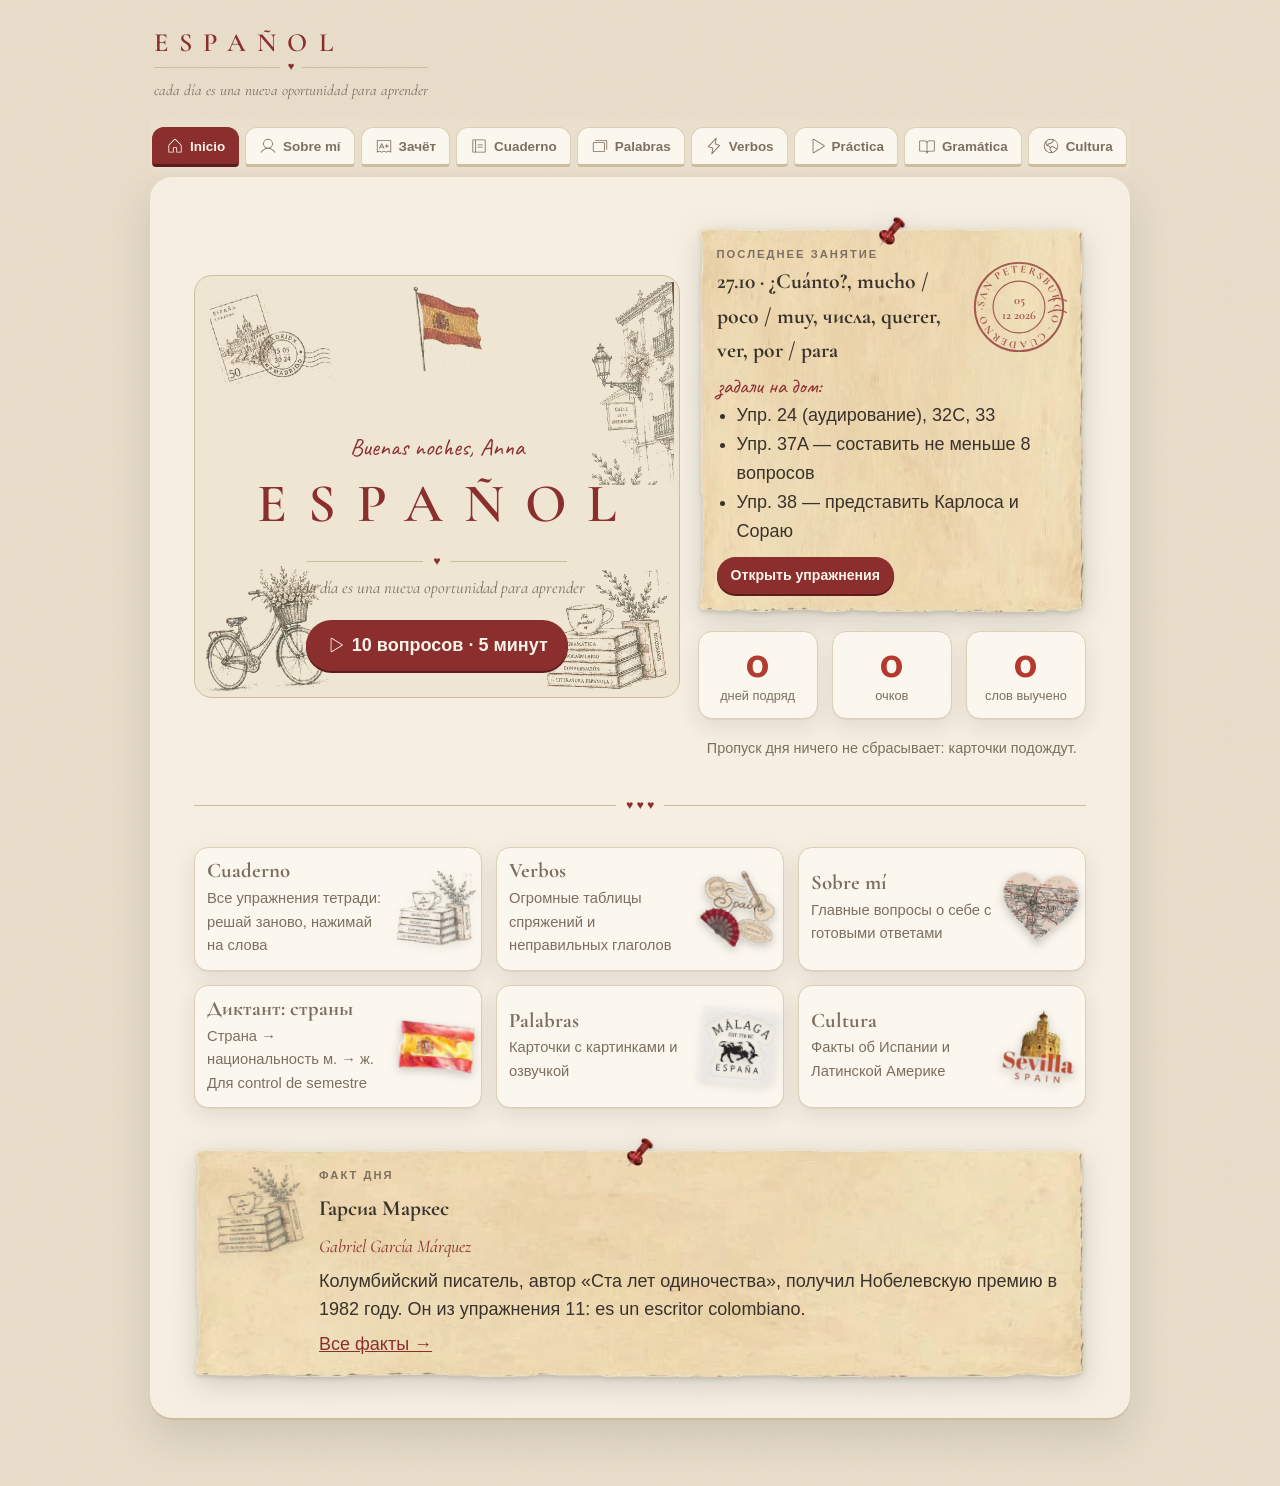
<file: index.html>
<!doctype html>
<html lang="ru">
<head>
<meta charset="utf-8">
<meta name="viewport" content="width=device-width,initial-scale=1,viewport-fit=cover">
<title>Mi español</title>
<meta name="description" content="Тренажёр испанского: карточки, тетрадь, глаголы, грамматика и культура">
<meta name="theme-color" content="#8B2E2E">
<link rel="manifest" href="manifest.webmanifest">
<link rel="icon" href="icons/icon-192.png" type="image/png">
<link rel="apple-touch-icon" href="icons/apple-touch-icon.png">
<meta name="apple-mobile-web-app-capable" content="yes">
<meta name="mobile-web-app-capable" content="yes">
<meta name="apple-mobile-web-app-status-bar-style" content="default">
<meta name="apple-mobile-web-app-title" content="Mi español">
<link rel="preconnect" href="https://fonts.googleapis.com">
<link rel="preconnect" href="https://fonts.gstatic.com" crossorigin>
<link rel="stylesheet" href="https://fonts.googleapis.com/css2?family=Caveat:wght@500;700&family=Cormorant+Garamond:ital,wght@0,500;0,600;0,700;1,500;1,600&family=Gentium+Plus&display=swap">
<link rel="stylesheet" href="styles.css">
</head>
<body>
<header class="mast">
  <a class="logo" href="#inicio"><b>ESPAÑOL</b><span class="heartline">♥</span><i>cada día es una nueva oportunidad para aprender</i></a>
  <div class="modes" role="group" aria-label="Режим"><button data-mode="curso">Мой курс</button><button data-mode="a1">A1</button></div>
</header>
<nav class="idx" aria-label="Разделы"><div class="in" id="tabs"></div></nav>
<main class="wrap"><div class="sheet" id="view"><div class="bootscr" role="status"><b>ESPAÑOL</b><span class="heartline">♥</span><i>cargando…</i></div></div></main>
<div id="pop" hidden></div>
<script src="supabase-config.js" defer></script>
<script src="sync.js" defer></script>
<script src="app.js" defer></script>
</body>
</html>
</file>
<file: styles.css>
@font-face{font-family:"Soyuz Grotesk";src:url("fonts/SoyuzGrotesk-Bold.ttf") format("truetype");font-weight:700;font-display:swap}
:root{
  color-scheme:light;
  --bg:#E9DFCC;--paper:#F5EEE1;--card:#FBF7EE;--ink:#3A322B;--muted:#7C6F60;--line:#DCCFB8;--line2:#CDBD9F;
  --wine:#8B2E2E;--red:#B23A2E;--gold:#A9843A;--blue:#2D4E8C;--olive:#5E7A4A;--rose:#E7C7BF;
  --wine-soft:#F1DDD5;--blue-soft:#DDE4F0;--olive-soft:#E3E9D6;--gold-soft:#EFE3C8;
  --ok:#4F7A45;--ok-soft:#E1EBD6;--bad:#A8352B;--bad-soft:#F4DCD5;
  --shadow:0 1px 1px rgba(58,50,43,.06),0 8px 22px rgba(58,50,43,.10);
  --poster:"Soyuz Grotesk","Arial Black",Impact,sans-serif;
  --serif:"Cormorant Garamond",Georgia,"Times New Roman",serif;
  --hand:"Caveat","Segoe Print",cursive;
  --sans:Arial,"Helvetica Neue",Helvetica,sans-serif;
  --ipa:"Gentium Plus","Charis SIL",Georgia,serif;
}
*{box-sizing:border-box}
[hidden]{display:none!important}
body{background:var(--bg);color:var(--ink);font:400 18px/1.6 var(--sans);-webkit-text-size-adjust:100%;
  background-image:url("data:image/svg+xml,%3Csvg xmlns='http://www.w3.org/2000/svg' width='220' height='220'%3E%3Cfilter id='n'%3E%3CfeTurbulence type='fractalNoise' baseFrequency='.85' numOctaves='3' stitchTiles='stitch'/%3E%3CfeColorMatrix values='0 0 0 0 .35 0 0 0 0 .28 0 0 0 0 .2 0 0 0 .07 0'/%3E%3C/filter%3E%3Crect width='100%25' height='100%25' filter='url(%23n)'/%3E%3C/svg%3E");
  padding-left:max(12px,env(safe-area-inset-left,0px));padding-right:max(12px,env(safe-area-inset-right,0px));padding-block:0 60px}
body::before{content:"";position:fixed;inset:0 0 auto;height:env(safe-area-inset-top,0px);z-index:30;background:var(--paper)}
h1,h2,h3{margin:0;text-wrap:balance;font-weight:600}
p{margin:0}
button,input,select,textarea{font:inherit;color:inherit}
button{cursor:pointer}
a{color:var(--wine)}
.wrap{max-width:980px;margin:0 auto}
/* ---------- masthead ---------- */
.mast{max-width:980px;margin:0 auto;padding:22px 4px 8px;display:flex;align-items:flex-end;justify-content:space-between;gap:12px;flex-wrap:wrap}
.logo{display:flex;flex-direction:column;gap:2px;text-decoration:none;color:inherit}
.logo b{font-family:var(--serif);font-weight:600;font-size:1.65rem;letter-spacing:.42em;color:var(--wine);line-height:1}
.logo i{font-family:var(--serif);font-style:italic;font-size:.95rem;color:var(--muted)}
.heartline{display:flex;align-items:center;gap:8px;color:var(--wine);font-size:.7rem}
.heartline::before,.heartline::after{content:"";height:1px;background:var(--line2);flex:1;min-width:20px}
.modes{display:flex;background:var(--card);border:1px solid var(--line2);border-radius:999px;padding:3px;box-shadow:var(--shadow)}
.modes button{border:0;background:transparent;border-radius:999px;padding:7px 14px;font-weight:700;font-size:.82rem;color:var(--muted)}
.modes button[aria-pressed="true"]{background:var(--wine);color:#FBF3EA}
/* index tabs */
nav.idx{position:sticky;top:env(safe-area-inset-top,0px);z-index:20;margin:8px auto 0;max-width:980px;background:linear-gradient(var(--bg) 80%,transparent)}
nav.idx .in{display:flex;gap:6px;overflow-x:auto;padding:8px 2px 10px;scrollbar-width:none}
nav.idx .in::-webkit-scrollbar{display:none}
.tab{flex:0 0 auto;display:flex;align-items:center;gap:6px;padding:8px 13px 7px;border-radius:12px 12px 4px 4px;background:var(--card);border:1px solid var(--line);border-bottom:3px solid var(--line2);text-decoration:none;color:var(--muted);font-weight:700;font-size:.84rem;white-space:nowrap}
.tab svg{width:18px;height:18px}
.tab[aria-current="page"]{background:var(--wine);color:#FBF3EA;border-color:var(--wine);border-bottom-color:#5E1D1D}
.tab:nth-child(3n+2)[aria-current="page"]{background:var(--blue);border-color:var(--blue);border-bottom-color:#1C3360}
.tab:nth-child(3n)[aria-current="page"]{background:var(--olive);border-color:var(--olive);border-bottom-color:#3E5430}
/* sheet */
.sheet{background:var(--paper);border-radius:22px;box-shadow:0 2px 0 var(--line2),0 18px 40px rgba(58,50,43,.14);padding:26px clamp(16px,4vw,44px) 40px;position:relative;min-height:70vh}
.stack{display:flex;flex-direction:column;gap:18px}
.row{display:flex;gap:10px;flex-wrap:wrap;align-items:center}
.between{justify-content:space-between}
.grid{display:grid;gap:14px;grid-template-columns:repeat(auto-fill,minmax(220px,1fr))}
.grid.sm{grid-template-columns:repeat(auto-fill,minmax(160px,1fr))}
.muted{color:var(--muted)}
.hand{font-family:var(--hand);font-size:1.35rem;line-height:1.1;color:var(--wine)}
.eyebrow{font-size:.7rem;font-weight:700;letter-spacing:.18em;text-transform:uppercase;color:var(--muted)}
.poster{font-family:var(--poster);text-transform:uppercase;color:var(--red);line-height:.86;letter-spacing:-.01em;font-size:clamp(3rem,13vw,7.6rem);margin:0;overflow-wrap:anywhere}
.poster.md{font-size:clamp(2.2rem,8vw,4.4rem)}
.spaced{font-family:var(--serif);text-transform:uppercase;letter-spacing:.32em;color:var(--wine);font-weight:600}
.serif{font-family:var(--serif)}
.title{font-family:var(--serif);font-size:clamp(1.6rem,4vw,2.2rem);line-height:1.1;color:var(--ink)}
.h3{font-family:var(--serif);font-size:1.35rem;font-weight:700}
.divider{display:flex;align-items:center;gap:10px;color:var(--wine);font-size:.75rem;margin:6px 0}
.divider::before,.divider::after{content:"";height:1px;background:var(--line2);flex:1}
.card{background:var(--card);border:1px solid var(--line);border-radius:14px;padding:18px;box-shadow:var(--shadow);position:relative;min-width:0}
/* заметки: рваная бумага и красная кнопка */
.card.tape,.th .note{background:transparent;border:1px solid transparent;border-image:url("img/note-paper.webp") 24 fill / 16px stretch;border-radius:0;box-shadow:none;filter:drop-shadow(0 2px 2px rgba(58,50,43,.18)) drop-shadow(0 8px 14px rgba(58,50,43,.18));position:relative}
.card.tape::before,.th .note::before{content:"";position:absolute;top:-12px;left:50%;width:28px;height:31px;transform:translateX(-50%);background:url("img/pin.webp") center/contain no-repeat;pointer-events:none}
.card.tape{margin-top:14px}
.th .note{margin-top:18px;padding:14px 18px}

.btn{background:var(--wine);color:#FBF3EA;border:0;border-radius:999px;padding:11px 20px;font-weight:700;min-height:44px;display:inline-flex;align-items:center;gap:8px;box-shadow:0 2px 0 #5E1D1D}
a.btn{text-decoration:none}.btn:hover{filter:brightness(1.08)}.btn:active{transform:translateY(1px);box-shadow:none}
.btn.ghost{background:transparent;color:var(--wine);border:1.5px solid var(--wine);box-shadow:none}
.btn.soft{background:var(--wine-soft);color:var(--wine);box-shadow:none}
.btn.blue{background:var(--blue);box-shadow:0 2px 0 #1C3360}
.btn.sm{padding:7px 14px;min-height:36px;font-size:.88rem}
.btn svg{width:18px;height:18px}
.chip{border:1px solid var(--line2);background:var(--card);border-radius:999px;padding:6px 13px;font-size:.86rem;font-weight:600;color:var(--muted)}
.chip[aria-pressed="true"]{background:var(--ink);border-color:var(--ink);color:var(--paper)}
.chips{display:flex;gap:8px;overflow-x:auto;padding-bottom:4px;scrollbar-width:thin}
.chips .chip{flex:0 0 auto}
.tag{display:inline-block;font-size:.66rem;font-weight:800;letter-spacing:.1em;text-transform:uppercase;padding:3px 8px;border-radius:4px;background:var(--wine-soft);color:var(--wine);vertical-align:middle;white-space:nowrap}
.tag.blue{background:var(--blue-soft);color:var(--blue)}.tag.olive{background:var(--olive-soft);color:var(--olive)}.tag.gold{background:var(--gold-soft);color:#6E5524}
.ic{display:inline-block;width:1.2em;height:1.2em;vertical-align:-.2em;fill:currentColor}
.bar{height:6px;border-radius:3px;background:var(--line);overflow:hidden}
.bar i{display:block;height:100%;background:var(--wine);border-radius:3px}
/* stickers */
.stk{position:absolute;pointer-events:none;filter:drop-shadow(0 3px 4px rgba(58,50,43,.25));z-index:1}
.stk.sketch{filter:none;mix-blend-mode:multiply;opacity:.9}
.stkin{display:block;max-width:100%;filter:drop-shadow(0 3px 4px rgba(58,50,43,.22))}
/* stamp frame */
.stamp{--s:76px;--bgc:var(--card);width:var(--s);height:calc(var(--s)*1.18);flex:0 0 auto;display:grid;place-items:center;background:#FFFDF8;position:relative;box-shadow:0 1px 3px rgba(58,50,43,.28)}
.stamp::before{content:"";position:absolute;inset:-3px;pointer-events:none;z-index:2;background:
 radial-gradient(circle,var(--bgc) 3px,transparent 3.6px) 0 0/9px 7px repeat-x,
 radial-gradient(circle,var(--bgc) 3px,transparent 3.6px) 0 100%/9px 7px repeat-x,
 radial-gradient(circle,var(--bgc) 3px,transparent 3.6px) 0 0/7px 9px repeat-y,
 radial-gradient(circle,var(--bgc) 3px,transparent 3.6px) 100% 0/7px 9px repeat-y}
.stamp .in{position:absolute;inset:7px;border:1px solid var(--line2);display:grid;place-items:center;overflow:hidden;background:#FFFCF5}
.stamp svg.ico{width:60%;height:60%;fill:var(--ink)}
.stamp .fl{width:100%;height:100%;display:block}
.stamp .fl svg{width:100%;height:100%;display:block}
.stamp .num{font-family:var(--poster);color:var(--red);font-size:calc(var(--s)*.42);line-height:1}
.stamp .let{font-family:var(--serif);font-weight:700;font-style:italic;color:var(--wine);font-size:calc(var(--s)*.55);line-height:1}
.stamp .sw{width:70%;height:70%;border-radius:50%;border:1px solid rgba(0,0,0,.15)}
.stamp.big{--s:150px}.stamp.sm{--s:48px}
.stamp .val{position:absolute;right:5px;bottom:2px;font-family:var(--serif);font-weight:700;font-size:calc(var(--s)*.14);color:var(--gold)}
/* postmark */
.pm{width:96px;height:96px;flex:0 0 auto;color:var(--wine);opacity:.75}
/* hero */
.hero{position:relative;display:grid;gap:18px;grid-template-columns:1fr;align-items:center;padding:10px 0 4px}
@media (min-width:760px){.hero.two{grid-template-columns:1.25fr 1fr}}
.cover{position:relative;border-radius:18px;padding:28px 22px 26px;background:#EFE5D3;border:1px solid var(--line2);overflow:hidden;text-align:center;min-height:300px}
.cover .bigt{font-family:var(--serif);font-weight:600;font-size:clamp(2rem,7vw,3.4rem);letter-spacing:.38em;color:var(--wine);margin-right:-.38em}
.cover .motto{font-family:var(--serif);font-style:italic;color:var(--muted);font-size:1.05rem}
/* exercises */
.exhead{display:flex;gap:16px;align-items:flex-start;flex-wrap:wrap}
.exnum{font-family:var(--serif);font-weight:700;color:var(--red);font-size:clamp(3.2rem,12vw,5.6rem);line-height:.8}
.extile{display:flex;gap:12px;align-items:center;text-align:left;background:var(--card);border:1px solid var(--line);border-radius:12px;padding:12px 14px;color:var(--ink);box-shadow:var(--shadow);min-width:0;text-decoration:none}
.extile:hover{border-color:var(--wine)}
.extile .n{font-family:var(--serif);font-weight:700;color:var(--red);font-size:1.9rem;line-height:1;min-width:2.6ch}
.extile .t{font-weight:700;font-size:.95rem;line-height:1.25}
.extile .s{font-size:.78rem;color:var(--muted)}
.done{color:var(--ok);font-weight:800;font-size:.8rem}
.items{display:flex;flex-direction:column;gap:2px;counter-reset:it}
.item{display:flex;gap:10px;align-items:baseline;padding:10px 4px;border-bottom:1px dashed var(--line2);line-height:2.1;font-size:1.2rem}
.item::before{counter-increment:it;content:counter(it);font-family:var(--serif);font-weight:700;color:var(--gold);min-width:1.6em;text-align:right;font-size:1rem}
.item .body{flex:1;min-width:0}
.gapin{display:inline-block;border:0;border-bottom:2px solid var(--line2);background:rgba(255,255,255,.55);border-radius:6px 6px 0 0;padding:1px 6px;font-size:1.02rem;min-width:3ch;max-width:100%;font-family:var(--sans);color:var(--blue);font-weight:600}
.gapin:focus{outline:none;border-bottom-color:var(--wine);background:#fff}
.gapin.ok{border-bottom-color:var(--ok);background:var(--ok-soft);color:var(--ok)}
.gapin.bad{border-bottom-color:var(--bad);background:var(--bad-soft);color:var(--bad)}
.gapin.acc{border-bottom-color:var(--gold);background:var(--gold-soft)}
.fix{font-family:var(--hand);color:var(--ok);font-size:1.3rem;margin:0 4px;white-space:nowrap}
.opts{display:flex;gap:6px;flex-wrap:wrap;margin-top:4px}
.opt{border:1.5px solid var(--line2);background:var(--card);border-radius:999px;padding:4px 13px;font-size:.95rem;font-weight:600;line-height:1.5}
.opt:hover:not(:disabled){border-color:var(--wine)}
.opt.ok{background:var(--ok-soft);border-color:var(--ok);color:var(--ok)}.opt.bad{background:var(--bad-soft);border-color:var(--bad);color:var(--bad)}
.readblk{display:flex;flex-direction:column;gap:10px}
.es-text{font-family:var(--serif);font-size:1.32rem;line-height:1.55}
.ru-text{font-size:.95rem;color:var(--muted);border-left:3px solid var(--rose);padding-left:12px}
textarea{width:100%;min-height:70px;border:1px solid var(--line2);border-radius:10px;background:#FFFCF5;padding:10px 12px;font-size:1rem;resize:vertical}
input[type=text],input[type=search],input[type=email]{border:1px solid var(--line2);border-radius:10px;background:#FFFCF5;padding:10px 12px;font-size:1rem;width:100%;min-width:0}
input[type=text]:focus,input[type=email]:focus,textarea:focus,input[type=search]:focus{outline:2px solid var(--wine-soft);border-color:var(--wine)}
/* clickable words */
.w{cursor:pointer;border-radius:3px;transition:background .15s}
.w:hover{background:var(--gold-soft);box-shadow:0 1px 0 var(--gold)}
.w.on{background:var(--wine-soft)}
#pop{position:fixed;z-index:50;max-width:min(320px,calc(100vw - 24px));background:var(--card);border:1px solid var(--line2);border-radius:14px;box-shadow:0 14px 36px rgba(58,50,43,.25);padding:12px 14px;display:flex;flex-direction:column;gap:4px}
#pop .pw{font-family:var(--serif);font-size:1.5rem;font-weight:700;color:var(--wine);line-height:1.1}
#pop .pr{font-weight:600}
#pop .pn{font-size:.82rem;color:var(--muted)}
#pop .part{font-weight:600;color:var(--muted);font-size:.8em}
#pop .psent{margin-top:6px;padding-top:8px;border-top:1px dashed var(--line2);font-size:.9rem;line-height:1.4;max-height:40vh;overflow:auto}
#pop button.psent{align-self:flex-start;border-top:0;margin-top:6px}
#pop .pph{font-size:1.2rem;line-height:1.2}
#pop .pwords{display:flex;flex-wrap:wrap;gap:4px 10px;margin-top:6px;padding-top:8px;border-top:1px dashed var(--line2);font-size:.82rem;color:var(--muted)}
#pop .pwords b{color:var(--ink);font-weight:600}
.trl{font-size:.92rem;color:var(--muted);margin-top:4px;line-height:1.4}
.spk{border:0;background:var(--wine-soft);color:var(--wine);width:34px;height:34px;border-radius:50%;display:inline-grid;place-items:center;flex:0 0 auto}
.spk svg{width:18px;height:18px;fill:currentColor}
/* flash/play */
.fc{min-height:300px;display:flex;flex-direction:column;align-items:center;justify-content:center;gap:12px;text-align:center;cursor:pointer;padding:26px 18px}
.fc .big{font-family:var(--serif);font-weight:700;font-size:clamp(2rem,7vw,2.8rem);line-height:1.1;overflow-wrap:anywhere}
.ipa{font-family:var(--ipa);color:var(--muted)}
.q-prompt{font-family:var(--serif);font-size:clamp(1.6rem,5vw,2.2rem);font-weight:700;line-height:1.15;overflow-wrap:anywhere}
.field{display:flex;flex-direction:column;gap:4px}
.field label{font-size:.72rem;font-weight:800;letter-spacing:.1em;text-transform:uppercase;color:var(--muted)}
.field input.ok{border-color:var(--ok);background:var(--ok-soft)}.field input.bad{border-color:var(--bad);background:var(--bad-soft)}.field input.acc{border-color:var(--gold);background:var(--gold-soft)}
.sentence{font-family:var(--serif);font-size:1.3rem;line-height:2.4}
.sentence input{width:8.5em;max-width:100%;display:inline-block;padding:4px 8px;font-family:var(--sans);font-size:1rem}
.popts{display:grid;gap:10px}
.popt{text-align:left;background:var(--card);border:1.5px solid var(--line2);border-radius:12px;padding:12px 16px;font-size:1.05rem;min-height:48px}
.popt:hover:not(:disabled){border-color:var(--wine)}
.popt.ok{border-color:var(--ok);background:var(--ok-soft)}.popt.bad{border-color:var(--bad);background:var(--bad-soft)}
.fb{border-radius:12px;padding:12px 16px;display:flex;flex-direction:column;gap:3px}
.fb.ok{background:var(--ok-soft);color:var(--ok)}.fb.bad{background:var(--bad-soft)}.fb.acc{background:var(--gold-soft)}
.fb b{font-weight:800}.fb.bad b{color:var(--bad)}.fb .ans{font-family:var(--serif);font-size:1.25rem;font-weight:700;color:var(--ink)}.fb .why{font-size:.9rem;color:var(--ink)}
/* deck/list */
.deck{display:flex;gap:14px;align-items:center;text-align:left;background:var(--card);border:1px solid var(--line);border-radius:14px;padding:12px;color:var(--ink);box-shadow:var(--shadow);min-width:0}
.deck:hover{border-color:var(--wine)}
.deck b{font-family:var(--serif);font-size:1.3rem;line-height:1.1;display:block}
.deck span{font-size:.92rem;color:var(--muted)}
.wl{display:grid;grid-template-columns:repeat(auto-fill,minmax(250px,1fr));gap:10px}
.wi{display:flex;gap:12px;align-items:center;background:var(--card);border:1px solid var(--line);border-radius:12px;padding:8px 10px;min-width:0}
.wi .es{font-family:var(--serif);font-weight:700;font-size:1.2rem;line-height:1.1;overflow-wrap:anywhere}
.wi .ru{font-size:.9rem}
.wi .ipa{font-size:.82rem}
/* verbs */
.endings{max-width:760px;display:grid;grid-template-columns:auto repeat(3,1fr);gap:0;border:2px solid var(--ink);border-radius:14px;overflow:hidden;background:var(--card)}
.endings>div{padding:6px 8px;border-bottom:1px solid var(--line2);border-right:1px solid var(--line2);display:flex;align-items:center;min-width:0}
.endings .hd{background:var(--ink);color:var(--paper);font-family:var(--poster);font-size:clamp(1.2rem,4.3vw,2.2rem);justify-content:center;letter-spacing:.02em}
.endings .pr{font-size:.82rem;color:var(--muted);font-weight:700}
.endings .en{white-space:nowrap;font-family:var(--poster);color:var(--red);font-size:clamp(1.35rem,5vw,2.6rem);justify-content:center;line-height:1}
.endings .en .st{font-family:var(--sans);font-size:max(.75rem,.36em);font-weight:700;color:var(--muted);letter-spacing:0;text-transform:lowercase;margin-right:1px}
@media (max-width:520px){.endings .en>span{display:flex;flex-direction:column;align-items:center;gap:3px}.endings .en .st{margin-right:0;line-height:1}}
.vcard{background:var(--card);border:1px solid var(--line);border-radius:14px;padding:14px;box-shadow:var(--shadow);display:flex;flex-direction:column;gap:10px;min-width:0}
.vcard .inf{font-family:var(--poster);font-size:clamp(1.5rem,4.4vw,2rem);overflow-wrap:anywhere;line-height:.9;color:var(--ink);text-transform:uppercase}
.vgrid{display:grid;grid-template-columns:1fr 1fr;gap:4px}
.vgrid .c{padding:6px 8px;border-radius:8px;background:#FFFCF5;border:1px solid var(--line);min-width:0;cursor:pointer}
.vgrid .c small{display:block;font-size:.66rem;color:var(--muted);font-weight:700;letter-spacing:.04em}
.vgrid .c b{font-family:var(--serif);font-size:1.18rem;font-weight:700;overflow-wrap:break-word;word-break:normal}
.vgrid .c.boot{background:var(--gold-soft);border-color:#E3CF9F}
.vgrid mark{background:transparent;color:var(--red);font-weight:800}
.hideforms .vgrid .c b{filter:blur(7px)}
.hideforms .vgrid .c.show b{filter:none}
/* facts */
.fact{background:var(--card);border:1px solid var(--line);border-radius:14px;padding:18px 18px 16px;box-shadow:var(--shadow);position:relative;display:flex;flex-direction:column;gap:8px;min-width:0;overflow:visible}
.fact h3{font-family:var(--serif);font-size:1.4rem;line-height:1.1;padding-right:70px}
.fact .esc{font-family:var(--serif);font-style:italic;color:var(--wine);font-size:1.05rem}
.fact .fimg{position:absolute;right:-8px;top:-14px;width:84px;height:84px;object-fit:contain;transform:rotate(6deg);filter:drop-shadow(0 3px 4px rgba(58,50,43,.25))}
.fact .src{font-size:.78rem}
.masonry{columns:3 280px;column-gap:16px}
.masonry>*{break-inside:avoid;margin-bottom:22px}
.posterimg{width:100%;max-width:420px;border-radius:6px;box-shadow:0 10px 30px rgba(58,50,43,.3);transform:rotate(-1.5deg);display:block}
/* table */
table{border-collapse:collapse;width:100%}
th,td{text-align:left;padding:8px 10px;border-bottom:1px solid var(--line2);vertical-align:top}
th{font-size:.7rem;letter-spacing:.12em;text-transform:uppercase;color:var(--muted);font-weight:800}
.tw{overflow-x:auto}
details.g{background:var(--card);border:1px solid var(--line);border-radius:14px;overflow:hidden}
details.g+details.g{margin-top:10px}
details.g summary{cursor:pointer;padding:15px 18px;font-family:var(--serif);font-weight:700;font-size:1.3rem;list-style:none;display:flex;justify-content:space-between;gap:12px;align-items:center}
details.g summary::-webkit-details-marker{display:none}
details.g summary::after{content:"+";color:var(--wine);font-family:var(--sans);font-size:1.4rem}
details.g[open] summary::after{content:"–"}
.th{padding:0 18px 18px;display:flex;flex-direction:column;gap:12px}
.th ul{margin:0;padding-left:20px;display:flex;flex-direction:column;gap:4px}
.th .ex{font-family:var(--serif);font-size:1.15rem;font-weight:600}
.th .note{font-size:.93rem}
.th b.e{color:var(--red)}
.big-num{font-family:var(--poster);font-size:2.6rem;color:var(--red);line-height:1}
.sum-cell{font-family:var(--serif);font-size:1.2rem}
.toast{position:fixed;left:50%;bottom:calc(18px + env(safe-area-inset-bottom,0px));transform:translateX(-50%);background:var(--ink);color:var(--paper);padding:10px 16px;border-radius:999px;font-weight:600;z-index:60}
@media (max-width:520px){.stack>.row.between>.stkin{width:72px!important;margin-left:auto}.endings .pr{font-size:.68rem;padding:6px}.endings>div{padding:6px 4px}.item{font-size:1.12rem}.es-text{font-size:1.18rem}.exnum{font-size:3rem}.cover{min-height:250px}}
/* ---------- boot screen ---------- */
.bootscr{min-height:52vh;display:flex;flex-direction:column;align-items:center;justify-content:center;gap:14px;text-align:center;padding:40px 16px}
.bootscr b{font-family:var(--serif);font-weight:600;font-size:1.65rem;letter-spacing:.42em;color:var(--wine);line-height:1;padding-left:.42em}
.bootscr .heartline{width:min(240px,70%);animation:bootbeat 1.4s ease-in-out infinite}
.bootscr i{font-family:var(--hand);font-style:normal;font-size:1.3rem;color:var(--muted)}
.bootscr.err i{color:var(--bad)}
.bootscr.err .heartline{animation:none}
@keyframes bootbeat{50%{opacity:.35}}
@media (prefers-reduced-motion:reduce){.bootscr .heartline{animation:none}}

mark.zf{background:#F3D9A6;color:inherit;border-radius:4px;padding:0 3px;box-decoration-break:clone;-webkit-box-decoration-break:clone}
.zq{line-height:1.6}
.th h3{font-family:var(--serif);font-size:1.3rem;margin:14px 0 6px}
[id^="zr"] .fb{padding:8px 12px;line-height:1.3}
</file>
